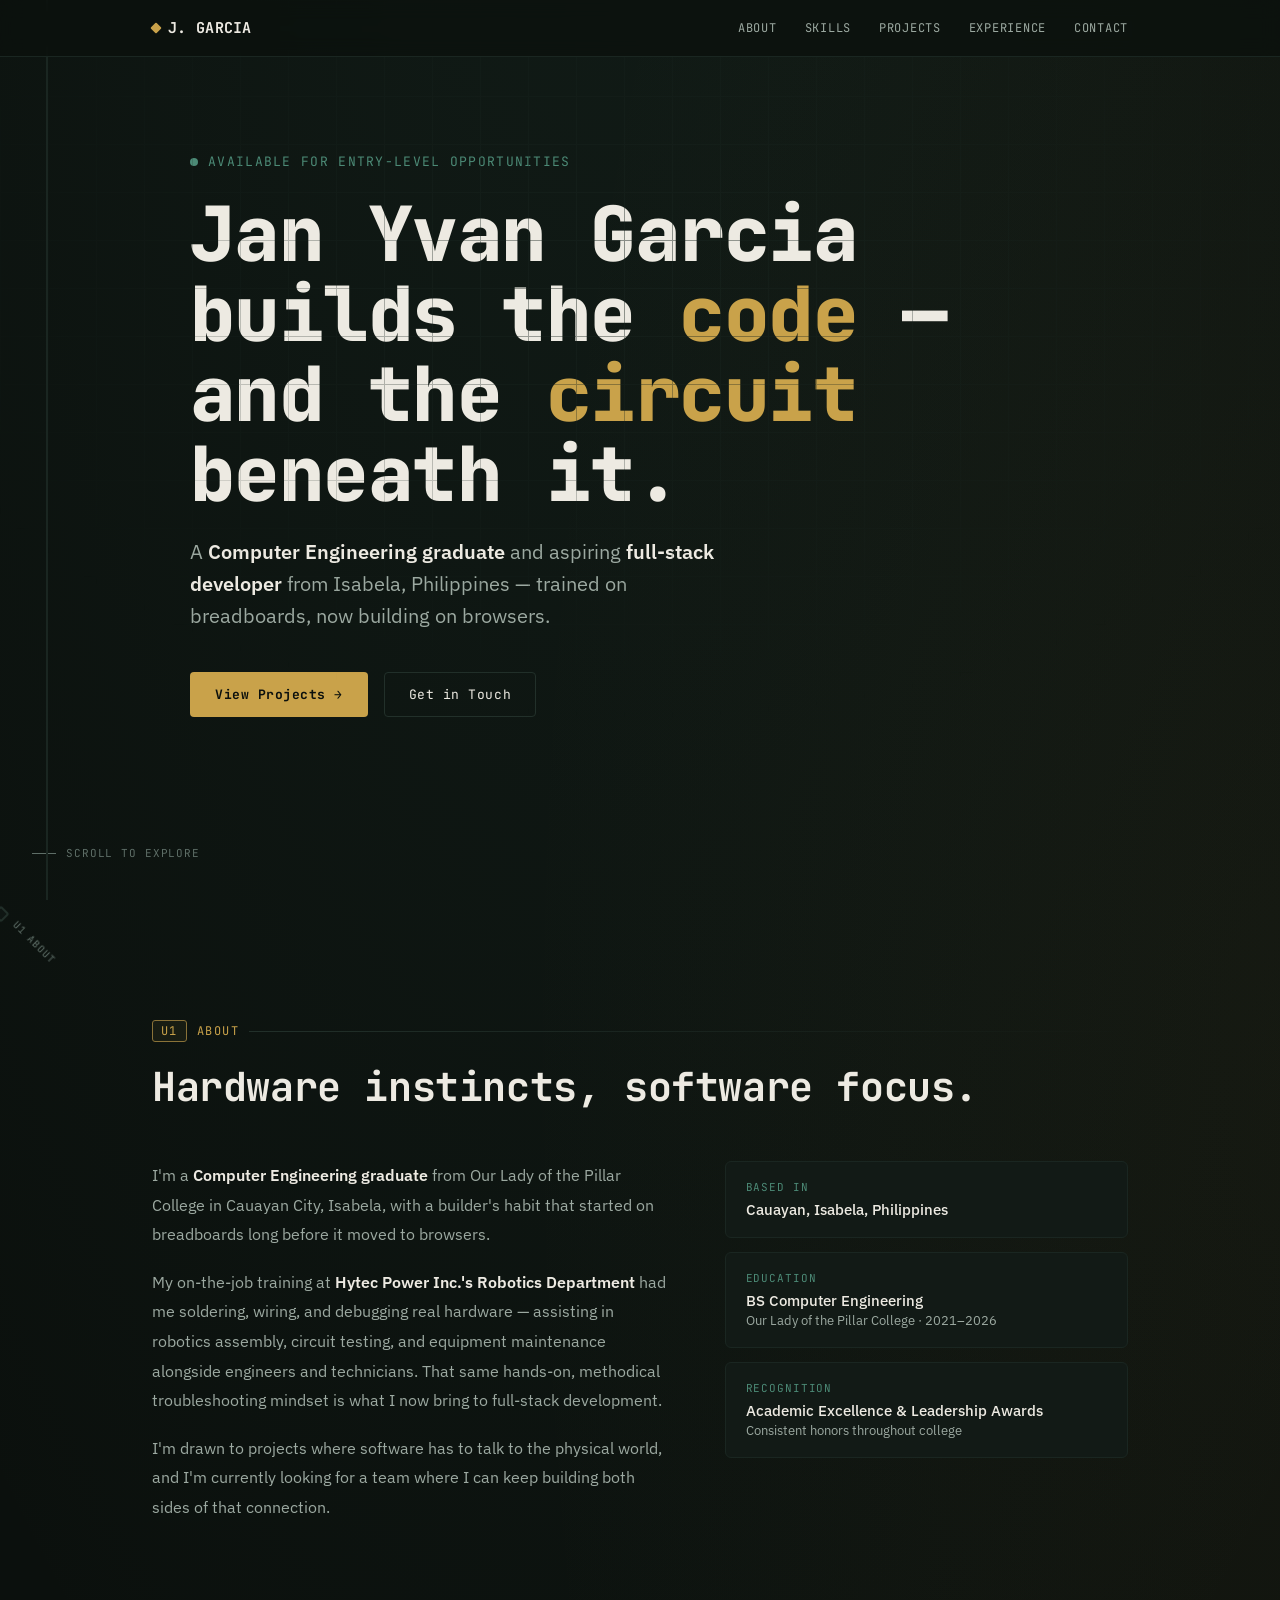
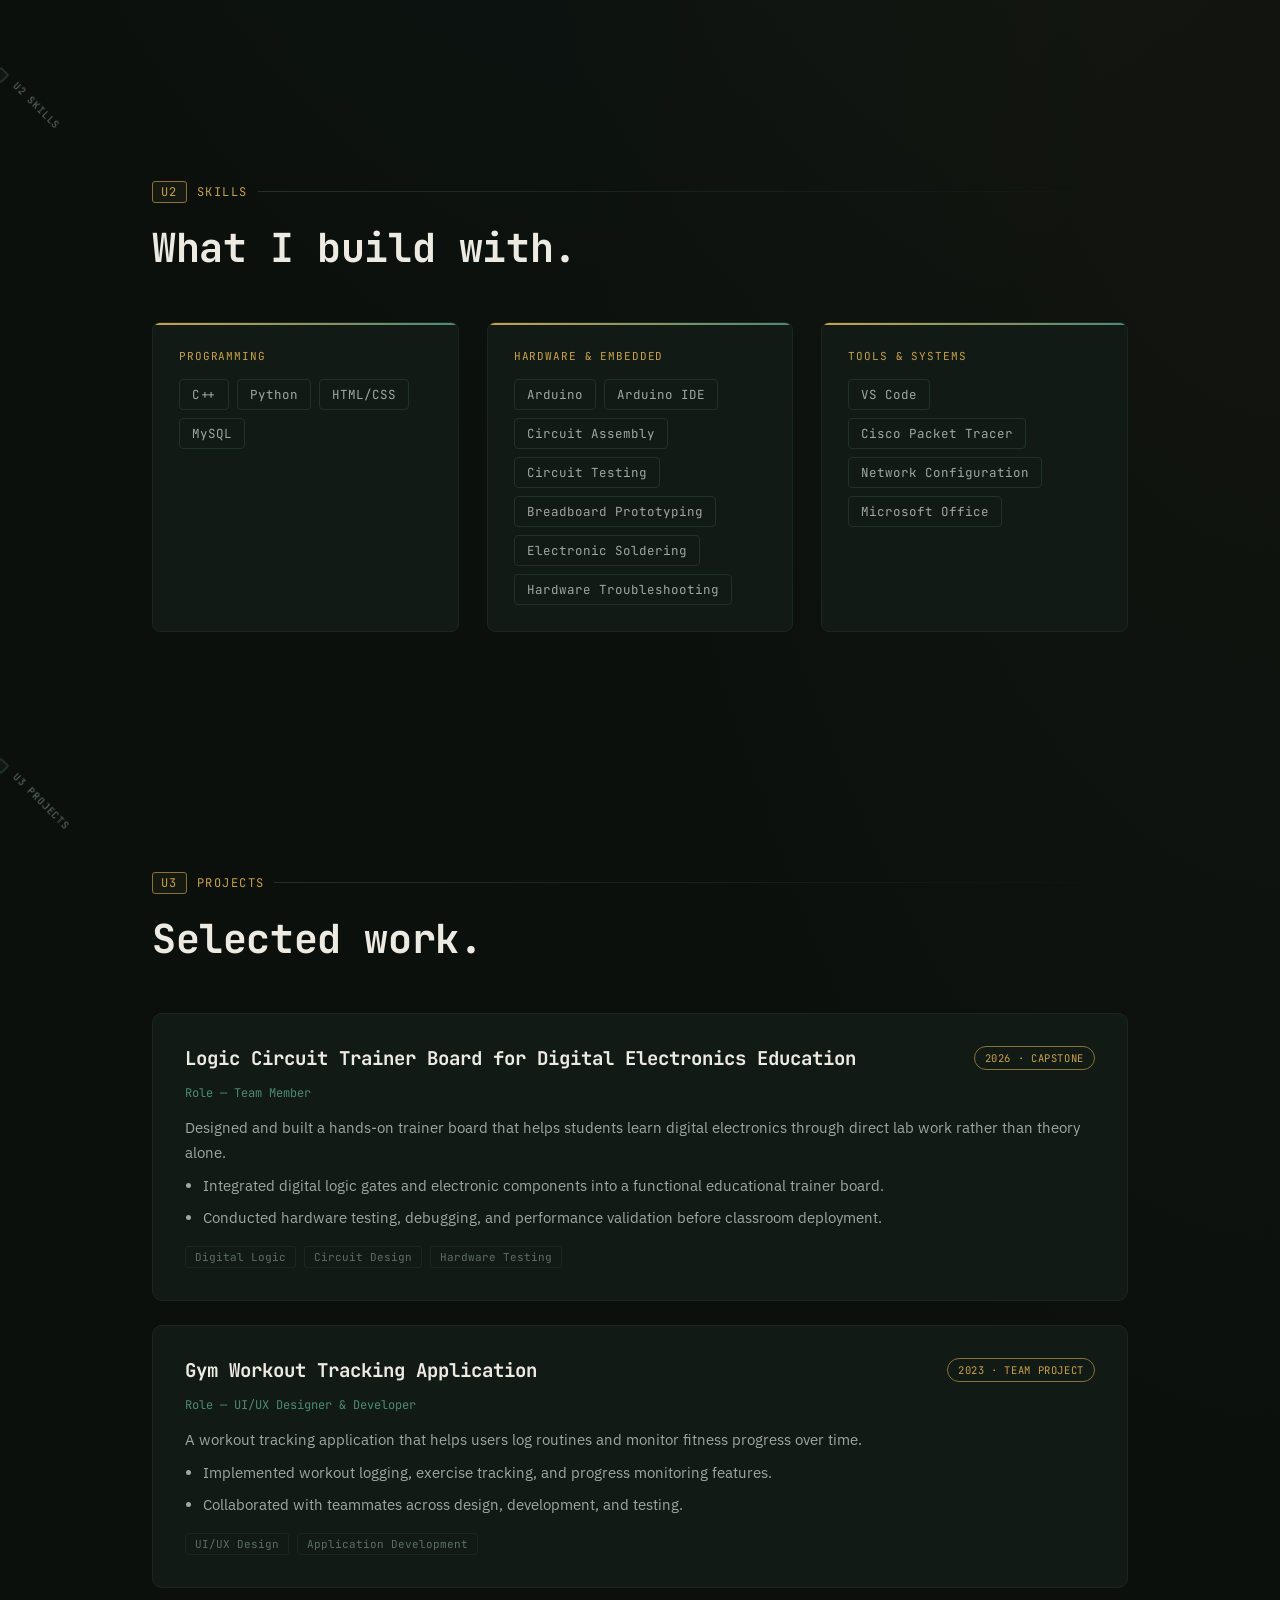
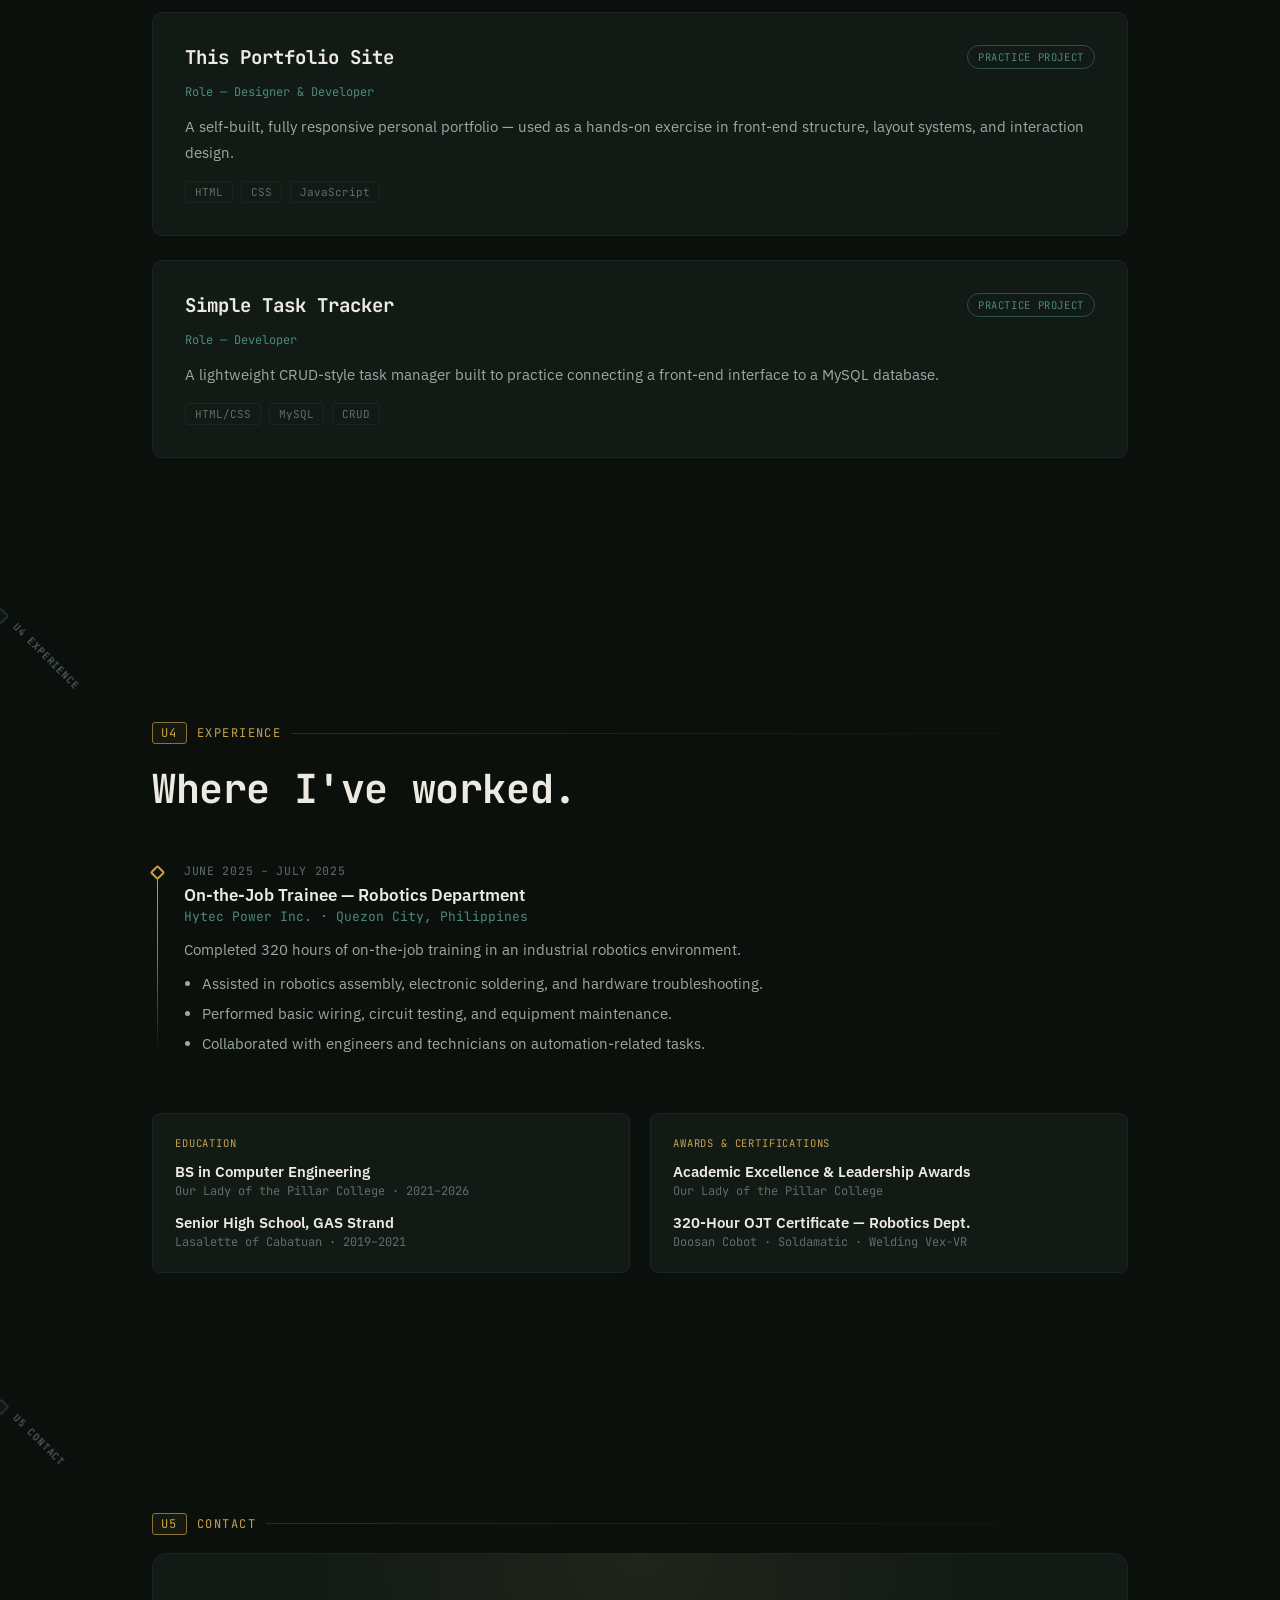
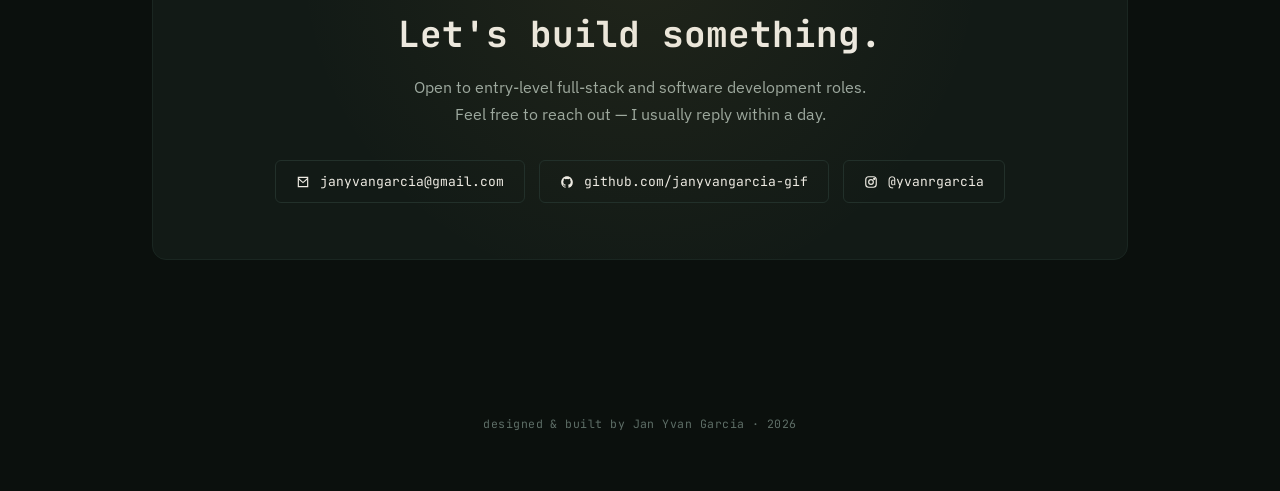
<file: portfolio.html>
<!DOCTYPE html>
<html lang="en">
<head>
<meta charset="UTF-8">
<meta name="viewport" content="width=device-width, initial-scale=1.0">
<title>Jan Yvan Garcia — Full-Stack Developer</title>
<link rel="preconnect" href="https://fonts.googleapis.com">
<link href="https://fonts.googleapis.com/css2?family=JetBrains+Mono:wght@400;500;600;700;800&family=IBM+Plex+Sans:wght@400;500;600;700&display=swap" rel="stylesheet">
<link rel="stylesheet" href="style.css">
</head>
<body>

<div class="rail" id="rail">
  <div class="rail-line"></div>
  <div class="rail-fill" id="railFill"></div>
</div>

<header>
  <nav>
    <div class="logo"><span class="dot"></span>J. GARCIA</div>
    <div class="navlinks">
      <a href="#about">About</a>
      <a href="#skills">Skills</a>
      <a href="#projects">Projects</a>
      <a href="#experience">Experience</a>
      <a href="#contact">Contact</a>
    </div>
  </nav>
</header>

<section class="hero">
  <div class="hero-grid"></div>
  <div class="wrap">
    <div class="hero-kicker"><span class="blink"></span>Available for entry-level opportunities</div>
    <h1>Jan Yvan Garcia<br>builds the <span class="accent">code</span> — and the <span class="accent">circuit</span> beneath it.</h1>
    <p class="hero-role">A <strong>Computer Engineering graduate</strong> and aspiring <strong>full-stack developer</strong> from Isabela, Philippines — trained on breadboards, now building on browsers.</p>
    <div class="hero-cta">
      <a href="#projects" class="btn btn-primary">View Projects →</a>
      <a href="mailto:janyvangarcia@gmail.com" class="btn btn-ghost">Get in Touch</a>
    </div>
  </div>
  <div class="wrap hero-scroll">Scroll to explore</div>
</section>

<section id="about">
  <div class="wrap">
    <div class="eyebrow"><span class="tag">U1</span>About</div>
    <h2 class="section-title reveal">Hardware instincts, software focus.</h2>
    <div class="about-grid">
      <div class="about-text reveal">
        <p>I'm a <strong>Computer Engineering graduate</strong> from Our Lady of the Pillar College in Cauayan City, Isabela, with a builder's habit that started on breadboards long before it moved to browsers.</p>
        <p>My on-the-job training at <strong>Hytec Power Inc.'s Robotics Department</strong> had me soldering, wiring, and debugging real hardware — assisting in robotics assembly, circuit testing, and equipment maintenance alongside engineers and technicians. That same hands-on, methodical troubleshooting mindset is what I now bring to full-stack development.</p>
        <p>I'm drawn to projects where software has to talk to the physical world, and I'm currently looking for a team where I can keep building both sides of that connection.</p>
      </div>
      <div class="reveal">
        <div class="stat-card">
          <div class="k">Based in</div>
          <div class="v">Cauayan, Isabela, Philippines</div>
        </div>
        <div class="stat-card">
          <div class="k">Education</div>
          <div class="v">BS Computer Engineering <span>Our Lady of the Pillar College · 2021–2026</span></div>
        </div>
        <div class="stat-card">
          <div class="k">Recognition</div>
          <div class="v">Academic Excellence & Leadership Awards <span>Consistent honors throughout college</span></div>
        </div>
      </div>
    </div>
  </div>
</section>

<section id="skills">
  <div class="wrap">
    <div class="eyebrow"><span class="tag">U2</span>Skills</div>
    <h2 class="section-title reveal">What I build with.</h2>
    <div class="skill-cats reveal">
      <div class="skill-cat">
        <div class="cat-label">Programming</div>
        <div class="skill-list">
          <span class="skill-pill">C++</span>
          <span class="skill-pill">Python</span>
          <span class="skill-pill">HTML/CSS</span>
          <span class="skill-pill">MySQL</span>
        </div>
      </div>
      <div class="skill-cat">
        <div class="cat-label">Hardware & Embedded</div>
        <div class="skill-list">
          <span class="skill-pill">Arduino</span>
          <span class="skill-pill">Arduino IDE</span>
          <span class="skill-pill">Circuit Assembly</span>
          <span class="skill-pill">Circuit Testing</span>
          <span class="skill-pill">Breadboard Prototyping</span>
          <span class="skill-pill">Electronic Soldering</span>
          <span class="skill-pill">Hardware Troubleshooting</span>
        </div>
      </div>
      <div class="skill-cat">
        <div class="cat-label">Tools & Systems</div>
        <div class="skill-list">
          <span class="skill-pill">VS Code</span>
          <span class="skill-pill">Cisco Packet Tracer</span>
          <span class="skill-pill">Network Configuration</span>
          <span class="skill-pill">Microsoft Office</span>
        </div>
      </div>
    </div>
  </div>
</section>

<section id="projects">
  <div class="wrap">
    <div class="eyebrow"><span class="tag">U3</span>Projects</div>
    <h2 class="section-title reveal">Selected work.</h2>

    <div class="project-card reveal">
      <div class="project-top">
        <div class="project-title">Logic Circuit Trainer Board for Digital Electronics Education</div>
        <div class="project-meta"><span class="badge capstone">2026 · Capstone</span></div>
      </div>
      <div class="project-role">Role — Team Member</div>
      <div class="project-desc">
        Designed and built a hands-on trainer board that helps students learn digital electronics through direct lab work rather than theory alone.
        <ul>
          <li>Integrated digital logic gates and electronic components into a functional educational trainer board.</li>
          <li>Conducted hardware testing, debugging, and performance validation before classroom deployment.</li>
        </ul>
      </div>
      <div class="project-tech">
        <span class="tech-tag">Digital Logic</span>
        <span class="tech-tag">Circuit Design</span>
        <span class="tech-tag">Hardware Testing</span>
      </div>
    </div>

    <div class="project-card reveal">
      <div class="project-top">
        <div class="project-title">Gym Workout Tracking Application</div>
        <div class="project-meta"><span class="badge capstone">2023 · Team Project</span></div>
      </div>
      <div class="project-role">Role — UI/UX Designer & Developer</div>
      <div class="project-desc">
        A workout tracking application that helps users log routines and monitor fitness progress over time.
        <ul>
          <li>Implemented workout logging, exercise tracking, and progress monitoring features.</li>
          <li>Collaborated with teammates across design, development, and testing.</li>
        </ul>
      </div>
      <div class="project-tech">
        <span class="tech-tag">UI/UX Design</span>
        <span class="tech-tag">Application Development</span>
      </div>
    </div>

    <div class="project-card reveal">
      <div class="project-top">
        <div class="project-title">This Portfolio Site</div>
        <div class="project-meta"><span class="badge practice">Practice Project</span></div>
      </div>
      <div class="project-role">Role — Designer & Developer</div>
      <div class="project-desc">
        A self-built, fully responsive personal portfolio — used as a hands-on exercise in front-end structure, layout systems, and interaction design.
      </div>
      <div class="project-tech">
        <span class="tech-tag">HTML</span>
        <span class="tech-tag">CSS</span>
        <span class="tech-tag">JavaScript</span>
      </div>
    </div>

    <div class="project-card reveal">
      <div class="project-top">
        <div class="project-title">Simple Task Tracker</div>
        <div class="project-meta"><span class="badge practice">Practice Project</span></div>
      </div>
      <div class="project-role">Role — Developer</div>
      <div class="project-desc">
        A lightweight CRUD-style task manager built to practice connecting a front-end interface to a MySQL database.
      </div>
      <div class="project-tech">
        <span class="tech-tag">HTML/CSS</span>
        <span class="tech-tag">MySQL</span>
        <span class="tech-tag">CRUD</span>
      </div>
    </div>
  </div>
</section>

<section id="experience">
  <div class="wrap">
    <div class="eyebrow"><span class="tag">U4</span>Experience</div>
    <h2 class="section-title reveal">Where I've worked.</h2>
    <div class="timeline reveal">
      <div class="tl-item">
        <div class="tl-dot"></div>
        <div class="tl-period">June 2025 – July 2025</div>
        <div class="tl-role">On-the-Job Trainee — Robotics Department</div>
        <div class="tl-org">Hytec Power Inc. · Quezon City, Philippines</div>
        <div class="tl-desc">
          Completed 320 hours of on-the-job training in an industrial robotics environment.
          <ul>
            <li>Assisted in robotics assembly, electronic soldering, and hardware troubleshooting.</li>
            <li>Performed basic wiring, circuit testing, and equipment maintenance.</li>
            <li>Collaborated with engineers and technicians on automation-related tasks.</li>
          </ul>
        </div>
      </div>
    </div>

    <div class="edu-grid">
      <div class="mini-card reveal">
        <div class="mc-label">Education</div>
        <div class="mc-item">
          <div class="mc-title">BS in Computer Engineering</div>
          <div class="mc-sub">Our Lady of the Pillar College · 2021–2026</div>
        </div>
        <div class="mc-item">
          <div class="mc-title">Senior High School, GAS Strand</div>
          <div class="mc-sub">Lasalette of Cabatuan · 2019–2021</div>
        </div>
      </div>
      <div class="mini-card reveal">
        <div class="mc-label">Awards & Certifications</div>
        <div class="mc-item">
          <div class="mc-title">Academic Excellence & Leadership Awards</div>
          <div class="mc-sub">Our Lady of the Pillar College</div>
        </div>
        <div class="mc-item">
          <div class="mc-title">320-Hour OJT Certificate — Robotics Dept.</div>
          <div class="mc-sub">Doosan Cobot · Soldamatic · Welding Vex-VR</div>
        </div>
      </div>
    </div>
  </div>
</section>

<section id="contact">
  <div class="wrap">
    <div class="eyebrow"><span class="tag">U5</span>Contact</div>
    <div class="contact-panel reveal">
      <h2>Let's build something.</h2>
      <p>Open to entry-level full-stack and software development roles. Feel free to reach out — I usually reply within a day.</p>
      <div class="contact-links">
        <a class="clink" href="mailto:janyvangarcia@gmail.com">
          <svg class="ico" viewBox="0 0 24 24" fill="none" stroke="currentColor" stroke-width="2"><path d="M4 4h16v16H4z"/><path d="m4 6 8 7 8-7"/></svg>
          janyvangarcia@gmail.com
        </a>
        <a class="clink" href="https://github.com/janyvangarcia-gif" target="_blank" rel="noopener">
          <svg class="ico" viewBox="0 0 24 24" fill="currentColor"><path d="M12 2C6.48 2 2 6.58 2 12.25c0 4.53 2.87 8.37 6.84 9.73.5.1.68-.22.68-.49 0-.24-.01-.87-.01-1.71-2.78.62-3.37-1.37-3.37-1.37-.45-1.18-1.11-1.5-1.11-1.5-.91-.64.07-.62.07-.62 1 .07 1.53 1.06 1.53 1.06.89 1.56 2.34 1.11 2.91.85.09-.66.35-1.11.63-1.37-2.22-.26-4.56-1.14-4.56-5.06 0-1.12.39-2.03 1.03-2.75-.1-.26-.45-1.31.1-2.73 0 0 .84-.28 2.75 1.05a9.29 9.29 0 0 1 5 0c1.91-1.33 2.75-1.05 2.75-1.05.55 1.42.2 2.47.1 2.73.64.72 1.03 1.63 1.03 2.75 0 3.93-2.35 4.8-4.58 5.05.36.32.68.94.68 1.9 0 1.37-.01 2.47-.01 2.81 0 .27.18.6.69.49A10.26 10.26 0 0 0 22 12.25C22 6.58 17.52 2 12 2Z"/></svg>
          github.com/janyvangarcia-gif
        </a>
        <a class="clink" href="https://www.instagram.com/yvanrgarcia/" target="_blank" rel="noopener">
          <svg class="ico" viewBox="0 0 24 24" fill="none" stroke="currentColor" stroke-width="2"><rect x="3" y="3" width="18" height="18" rx="5"/><circle cx="12" cy="12" r="4"/><circle cx="17.5" cy="6.5" r="1"/></svg>
          @yvanrgarcia
        </a>
      </div>
    </div>
  </div>
</section>

<footer>
  <div class="wrap">designed & built by Jan Yvan Garcia · 2026</div>
</footer>

<script src="script.js"></script>

</body>
</html>
</file>
<file: style.css>
:root{
    --bg: #0B100D;
    --bg-2: #0F1613;
    --panel: #121A16;
    --panel-2: #17211C;
    --border: #22302A;
    --border-soft: #1A2621;
    --text: #EDEAE2;
    --text-dim: #9CA9A1;
    --text-faint: #5E6E67;
    --gold: #C9A24A;
    --gold-dim: #8A7238;
    --teal: #4C8A76;
    --teal-dim: #2E4F44;
    --mono: 'JetBrains Mono', monospace;
    --sans: 'IBM Plex Sans', sans-serif;
  }

  *{margin:0;padding:0;box-sizing:border-box;}
  html{scroll-behavior:smooth;}

  body{
    background: var(--bg);
    color: var(--text);
    font-family: var(--sans);
    overflow-x:hidden;
    background-image:
      radial-gradient(ellipse 80% 50% at 50% -10%, rgba(76,138,118,0.10), transparent),
      radial-gradient(ellipse 60% 40% at 100% 20%, rgba(201,162,74,0.05), transparent);
  }

  ::selection{ background: var(--gold); color: #0B100D; }

  a{ color: inherit; text-decoration:none; }

  /* ---------- utility ---------- */
  .wrap{ max-width: 1040px; margin:0 auto; padding: 0 32px; }
  .eyebrow{
    font-family: var(--mono);
    font-size: 12px;
    letter-spacing: 0.12em;
    text-transform: uppercase;
    color: var(--gold);
    display:flex;
    align-items:center;
    gap:10px;
    margin-bottom: 18px;
  }
  .eyebrow .tag{
    border:1px solid var(--gold-dim);
    padding: 2px 8px;
    border-radius: 3px;
    color: var(--gold);
    background: rgba(201,162,74,0.06);
  }
  .eyebrow::after{
    content:"";
    flex:1;
    height:1px;
    background: linear-gradient(90deg, var(--border), transparent);
  }
  section{ position:relative; padding: 120px 0; }
  h2.section-title{
    font-family: var(--mono);
    font-weight:700;
    font-size: clamp(28px, 4vw, 40px);
    letter-spacing:-0.01em;
    margin-bottom: 48px;
    color: var(--text);
  }

  .reveal{ opacity:0; transform: translateY(24px); transition: opacity .7s ease, transform .7s ease; }
  .reveal.in{ opacity:1; transform: translateY(0); }

  /* ---------- PCB trace rail (signature element) ---------- */
  .rail{
    position: fixed;
    left: 46px;
    top:0;
    bottom:0;
    width: 2px;
    z-index: 5;
    display:none;
  }
  .rail-line{
    position:absolute;
    left:0; top:0;
    width:2px; height:100%;
    background: var(--border-soft);
  }
  .rail-fill{
    position:absolute;
    left:0; top:0;
    width:2px; height:0%;
    background: linear-gradient(180deg, var(--gold), var(--teal));
    transition: height .15s linear;
  }
  .rail-node{
    position:absolute;
    left: -5px;
    width: 12px; height: 12px;
    border-radius: 2px;
    background: var(--bg-2);
    border: 2px solid var(--border);
    transform: rotate(45deg);
    transition: all .3s ease;
  }
  .rail-node.active{
    border-color: var(--gold);
    background: var(--gold);
    box-shadow: 0 0 12px rgba(201,162,74,0.6);
  }
  .rail-label{
    position:absolute;
    left: 20px;
    top:-6px;
    font-family: var(--mono);
    font-size: 10px;
    letter-spacing:.08em;
    color: var(--text-faint);
    white-space:nowrap;
    text-transform:uppercase;
    transition: color .3s ease;
  }
  .rail-node.active + .rail-label, .rail-label.active{ color: var(--gold); }

  @media(min-width:1180px){ .rail{ display:block; } }

  /* ---------- nav ---------- */
  header{
    position: fixed;
    top:0; left:0; right:0;
    z-index: 50;
    backdrop-filter: blur(10px);
    background: rgba(11,16,13,0.75);
    border-bottom: 1px solid var(--border-soft);
  }
  nav{
    max-width:1040px; margin:0 auto; padding: 18px 32px;
    display:flex; align-items:center; justify-content:space-between;
  }
  .logo{
    font-family: var(--mono);
    font-weight:700;
    font-size:15px;
    letter-spacing:.02em;
    display:flex; align-items:center; gap:8px;
  }
  .logo .dot{ width:8px; height:8px; background: var(--gold); border-radius:1px; transform:rotate(45deg); }
  .navlinks{ display:flex; gap: 28px; font-family: var(--mono); font-size:12px; letter-spacing:.06em; text-transform:uppercase; }
  .navlinks a{ color: var(--text-dim); transition: color .2s ease; position:relative; }
  .navlinks a:hover{ color: var(--gold); }
  .navlinks{ display:none; }
  @media(min-width:720px){ .navlinks{ display:flex; } }

  /* ---------- hero ---------- */
  .hero{
    min-height: 100vh;
    display:flex;
    flex-direction:column;
    justify-content:center;
    padding-top: 90px;
    position:relative;
  }
  .hero-grid{
    position:absolute; inset:0;
    background-image:
      linear-gradient(var(--border-soft) 1px, transparent 1px),
      linear-gradient(90deg, var(--border-soft) 1px, transparent 1px);
    background-size: 48px 48px;
    mask-image: radial-gradient(ellipse 60% 50% at 50% 30%, black, transparent);
    opacity:.5;
  }
  .hero-kicker{
    font-family: var(--mono);
    font-size:13px;
    color: var(--teal);
    letter-spacing:.1em;
    text-transform:uppercase;
    margin-bottom:24px;
    display:flex; align-items:center; gap:10px;
  }
  .hero-kicker .blink{
    width:8px;height:8px;background:var(--teal);border-radius:50%;
    animation: blink 1.6s infinite;
  }
  @keyframes blink{ 0%,100%{opacity:1;} 50%{opacity:.2;} }

  h1{
    font-family: var(--mono);
    font-weight: 800;
    font-size: clamp(40px, 7vw, 76px);
    line-height: 1.05;
    letter-spacing:-0.02em;
    max-width: 900px;
  }
  h1 .accent{ color: var(--gold); }
  .hero-role{
    font-family: var(--sans);
    font-size: clamp(16px, 2vw, 20px);
    color: var(--text-dim);
    margin-top: 22px;
    max-width: 560px;
    line-height:1.6;
  }
  .hero-role strong{ color:var(--text); font-weight:600; }

  .hero-cta{ display:flex; gap:16px; margin-top:40px; flex-wrap:wrap; }
  .btn{
    font-family: var(--mono);
    font-size: 13px;
    letter-spacing:.04em;
    padding: 13px 24px;
    border-radius: 4px;
    display:inline-flex; align-items:center; gap:8px;
    transition: all .2s ease;
    border: 1px solid transparent;
  }
  .btn-primary{ background: var(--gold); color:#0B100D; font-weight:700; }
  .btn-primary:hover{ background:#DDB65A; transform: translateY(-2px); }
  .btn-ghost{ border-color: var(--border); color: var(--text); }
  .btn-ghost:hover{ border-color: var(--teal); color: var(--teal); transform: translateY(-2px); }

  .hero-scroll{
    position:absolute; bottom: 40px; left:0;
    font-family:var(--mono); font-size:11px; color:var(--text-faint);
    display:flex; align-items:center; gap:10px; letter-spacing:.08em; text-transform:uppercase;
  }
  .hero-scroll::before{ content:""; width:24px; height:1px; background: var(--text-faint); }

  /* ---------- about ---------- */
  .about-grid{ display:grid; grid-template-columns: 1fr; gap: 48px; }
  @media(min-width:800px){ .about-grid{ grid-template-columns: 1.3fr 1fr; } }
  .about-text p{ font-size:16px; line-height:1.85; color: var(--text-dim); margin-bottom:18px; }
  .about-text p strong{ color:var(--text); font-weight:600; }

  .stat-card{
    background: var(--panel);
    border: 1px solid var(--border-soft);
    border-radius: 6px;
    padding: 18px 20px;
    margin-bottom:14px;
  }
  .stat-card .k{ font-family:var(--mono); font-size:11px; color: var(--teal); text-transform:uppercase; letter-spacing:.08em; margin-bottom:6px; }
  .stat-card .v{ font-size:15px; color:var(--text); font-weight:500; }
  .stat-card .v span{ color: var(--text-dim); font-weight:400; font-size:13px; display:block; margin-top:2px; }

  /* ---------- skills ---------- */
  .skill-cats{ display:grid; grid-template-columns: 1fr; gap: 28px; }
  @media(min-width:760px){ .skill-cats{ grid-template-columns: repeat(3, 1fr); } }
  .skill-cat{
    background: var(--panel);
    border:1px solid var(--border-soft);
    border-radius: 8px;
    padding: 26px;
    position:relative;
    overflow:hidden;
  }
  .skill-cat::before{
    content:"";
    position:absolute; top:0; left:0; right:0; height:2px;
    background: linear-gradient(90deg, var(--gold), var(--teal));
  }
  .skill-cat .cat-label{
    font-family: var(--mono); font-size:11px; color: var(--gold);
    text-transform:uppercase; letter-spacing:.08em; margin-bottom:16px;
  }
  .skill-list{ display:flex; flex-wrap:wrap; gap:8px; }
  .skill-pill{
    font-family: var(--mono); font-size:12.5px;
    padding: 6px 12px;
    border:1px solid var(--border);
    border-radius: 4px;
    color: var(--text-dim);
    transition: all .2s ease;
  }
  .skill-pill:hover{ border-color: var(--teal); color: var(--text); background: rgba(76,138,118,0.08); }

  /* ---------- projects ---------- */
  .project-card{
    background: var(--panel);
    border:1px solid var(--border-soft);
    border-radius: 10px;
    padding: 32px;
    margin-bottom: 24px;
    transition: border-color .25s ease, transform .25s ease;
  }
  .project-card:hover{ border-color: var(--gold-dim); transform: translateY(-3px); }
  .project-top{ display:flex; justify-content:space-between; align-items:flex-start; gap:16px; flex-wrap:wrap; margin-bottom:14px; }
  .project-title{ font-family: var(--mono); font-size:19px; font-weight:700; color: var(--text); }
  .project-meta{ display:flex; gap:10px; align-items:center; }
  .badge{
    font-family: var(--mono); font-size:10.5px; text-transform:uppercase; letter-spacing:.06em;
    padding: 4px 10px; border-radius:20px; border:1px solid var(--border);
    color: var(--text-faint);
  }
  .badge.capstone{ color: var(--gold); border-color: var(--gold-dim); }
  .badge.practice{ color: var(--teal); border-color: var(--teal-dim); }
  .project-role{ font-family: var(--mono); font-size:12px; color: var(--teal); margin-bottom:14px; }
  .project-desc{ color: var(--text-dim); line-height:1.75; font-size:14.5px; margin-bottom: 16px; }
  .project-desc ul{ padding-left: 18px; margin-top:8px; }
  .project-desc li{ margin-bottom:6px; }
  .project-tech{ display:flex; flex-wrap:wrap; gap:8px; }
  .tech-tag{ font-family:var(--mono); font-size:11px; color:var(--text-faint); border:1px solid var(--border-soft); padding:3px 9px; border-radius:3px; }

  /* ---------- experience / timeline ---------- */
  .timeline{ position:relative; padding-left: 32px; }
  .timeline::before{
    content:""; position:absolute; left:5px; top:6px; bottom:6px; width:1px;
    background: linear-gradient(180deg, var(--gold), var(--teal), transparent);
  }
  .tl-item{ position:relative; margin-bottom: 44px; }
  .tl-item:last-child{ margin-bottom:0; }
  .tl-dot{
    position:absolute; left:-32px; top: 4px;
    width:11px; height:11px; border-radius:2px; transform:rotate(45deg);
    background: var(--bg); border: 2px solid var(--gold);
  }
  .tl-period{ font-family: var(--mono); font-size:11.5px; color: var(--text-faint); text-transform:uppercase; letter-spacing:.06em; margin-bottom:6px; }
  .tl-role{ font-size:17px; font-weight:600; color: var(--text); margin-bottom:2px; }
  .tl-org{ font-family: var(--mono); font-size:13px; color: var(--teal); margin-bottom:12px; }
  .tl-desc{ color: var(--text-dim); font-size:14.5px; line-height:1.75; }
  .tl-desc ul{ padding-left:18px; margin-top:8px; }
  .tl-desc li{ margin-bottom:5px; }

  /* ---------- education & awards ---------- */
  .edu-grid{ display:grid; grid-template-columns:1fr; gap:20px; margin-top:56px; }
  @media(min-width:760px){ .edu-grid{ grid-template-columns: 1fr 1fr; } }
  .mini-card{ background:var(--panel); border:1px solid var(--border-soft); border-radius:8px; padding:22px; }
  .mini-card .mc-label{ font-family:var(--mono); font-size:10.5px; color:var(--gold); text-transform:uppercase; letter-spacing:.08em; margin-bottom:12px; }
  .mini-card .mc-item{ margin-bottom:14px; }
  .mini-card .mc-item:last-child{ margin-bottom:0; }
  .mini-card .mc-title{ font-size:14.5px; font-weight:600; color:var(--text); }
  .mini-card .mc-sub{ font-family:var(--mono); font-size:12px; color:var(--text-faint); margin-top:2px; }

  /* ---------- contact ---------- */
  .contact-panel{
    background: var(--panel);
    border: 1px solid var(--border-soft);
    border-radius: 14px;
    padding: 56px 40px;
    text-align:center;
    position:relative;
    overflow:hidden;
  }
  .contact-panel::before{
    content:"";
    position:absolute; inset:0;
    background: radial-gradient(circle at 50% 0%, rgba(201,162,74,0.08), transparent 60%);
  }
  .contact-panel h2{
    font-family: var(--mono); font-weight:700;
    font-size: clamp(26px,4vw,36px);
    margin-bottom:16px;
  }
  .contact-panel p{ color: var(--text-dim); max-width:480px; margin:0 auto 32px; line-height:1.7; }
  .contact-links{ display:flex; flex-wrap:wrap; gap:14px; justify-content:center; position:relative; z-index:1; }
  .clink{
    font-family: var(--mono); font-size:13px;
    border: 1px solid var(--border);
    padding: 12px 20px; border-radius:6px;
    display:flex; align-items:center; gap:10px;
    transition: all .2s ease;
    color: var(--text);
  }
  .clink:hover{ border-color: var(--gold); color: var(--gold); transform: translateY(-2px); }
  .clink .ico{ width:14px; height:14px; }

  footer{
    padding: 36px 0 60px;
    text-align:center;
    font-family: var(--mono);
    font-size: 11.5px;
    color: var(--text-faint);
    letter-spacing:.04em;
  }

  @media(max-width:600px){
    section{ padding: 80px 0; }
    .wrap{ padding: 0 22px; }
    .project-card, .contact-panel{ padding: 24px; }
  }
</file>
